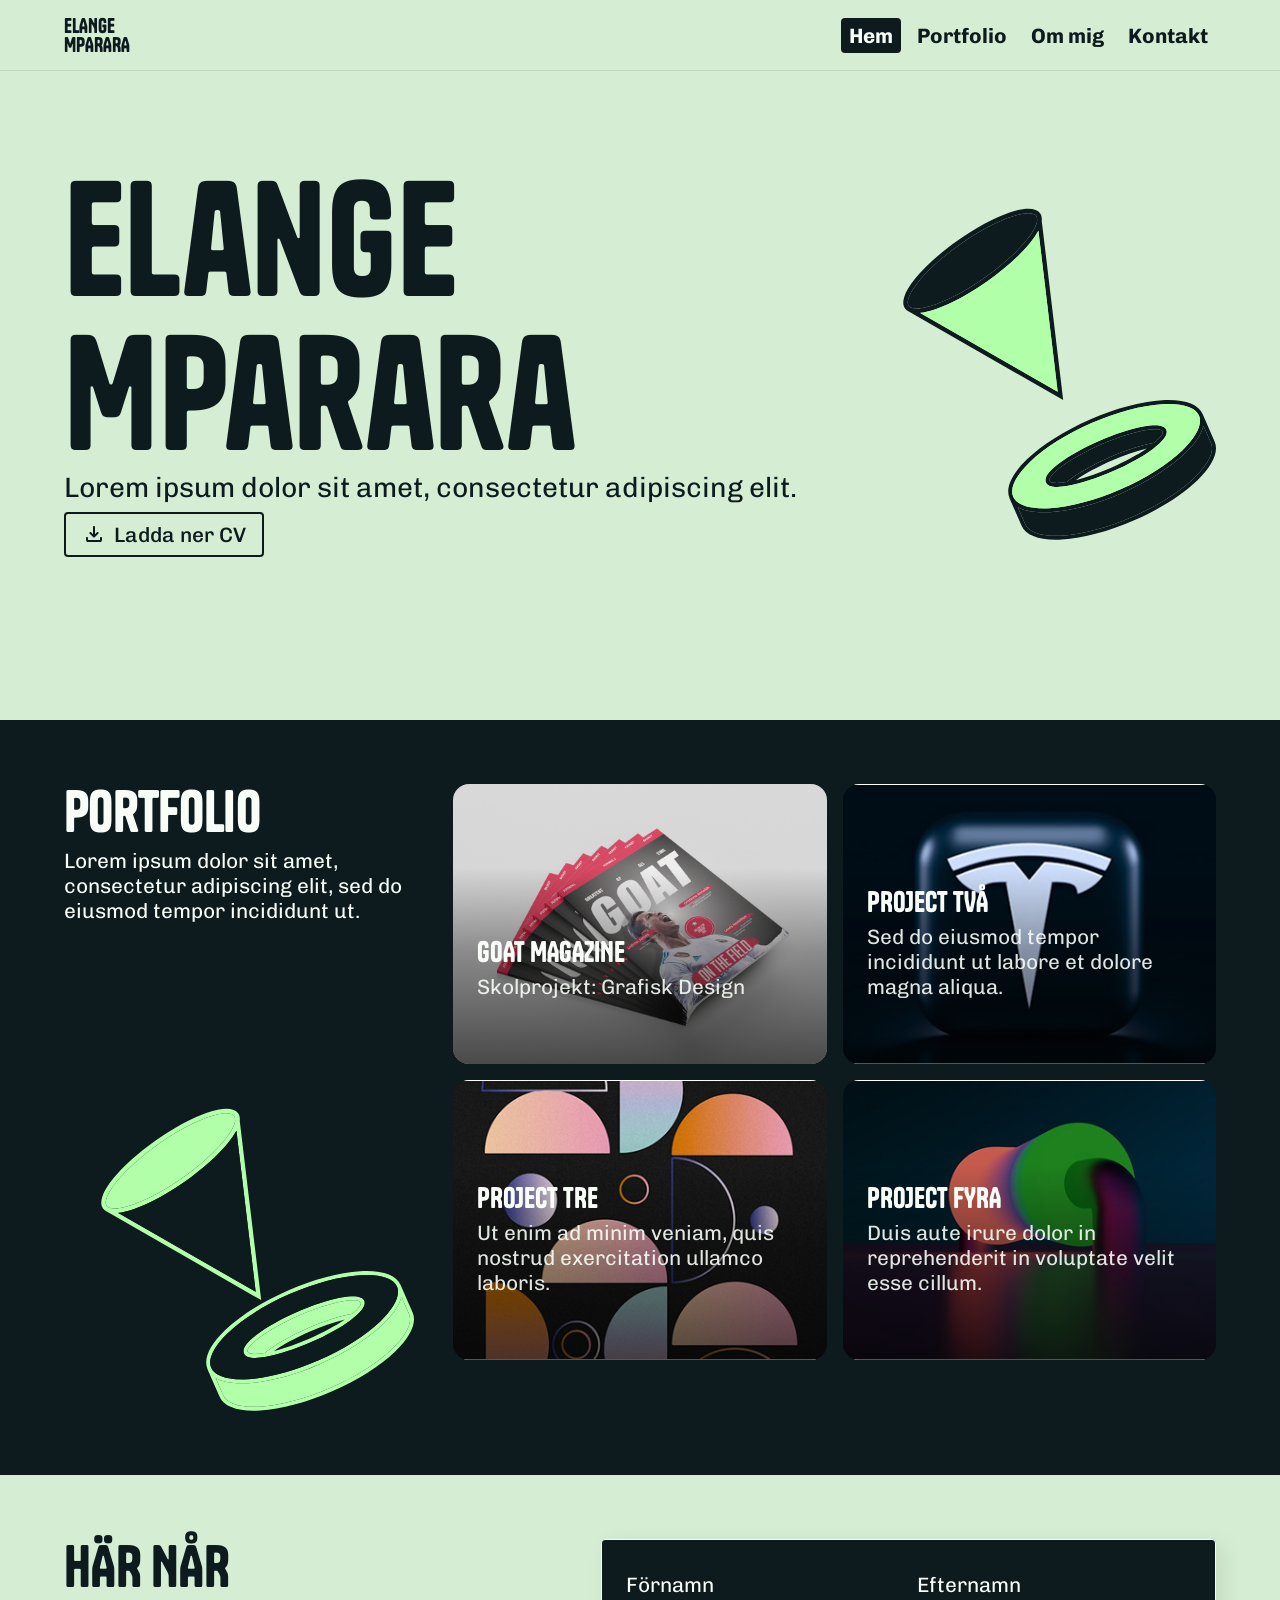
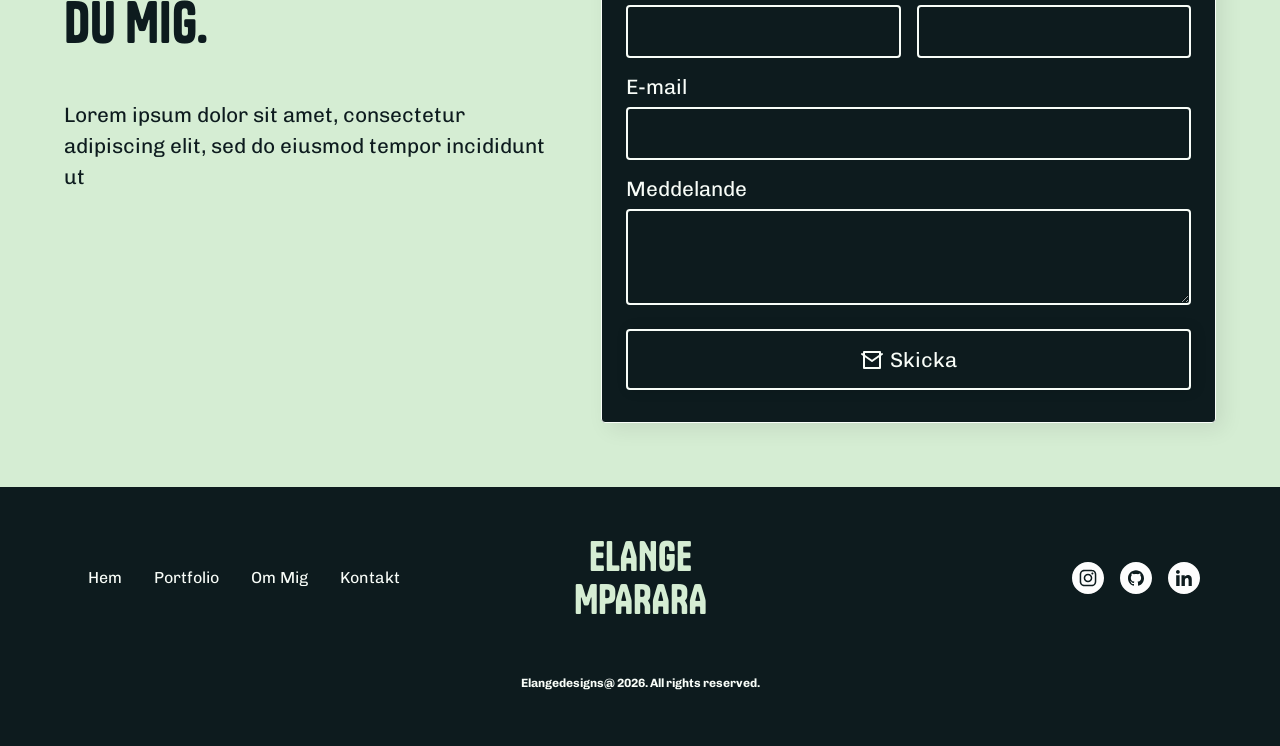
<file: index.html>
<!doctype html>
<html lang="en">
  <head>
    <meta charset="UTF-8" />
    <meta name="viewport" content="width=device-width, initial-scale=1.0" />
    <title>Elange Mparara</title>
    <link rel="preconnect" href="https://fonts.googleapis.com" />
    <link rel="preconnect" href="https://fonts.gstatic.com" crossorigin />
    <link
      href="https://fonts.googleapis.com/css2?family=Chivo:ital,wght@0,100..900;1,100..900&display=swap"
      rel="stylesheet"
    />
    <link rel="stylesheet" href="reset.css" />
    <link rel="stylesheet" href="components/navbar.css" />
    <link rel="stylesheet" href="components/footer.css" />
    <link rel="stylesheet" href="Styles.css" />
    <link rel="stylesheet" href="root.css" />
  </head>
  <body>
    <div id="navbar-placeholder"></div>
    <main>
      <section id="hero" class="hero">
        <div class="hero_container">
          <div class="hero_title_container">
            <div class="hero_title_content">
              <h1 class="hero-title">Elange</h1>
              <h1 class="hero-title">Mparara</h1>
            </div>
            <div class="hero_subtitle_container">
              <p class="hero-subtitle">
                Lorem ipsum dolor sit amet, consectetur adipiscing elit.
              </p>
              <a
                href="filer/mitt-cv.pdf"
                download="Elange_Mparara_CV.pdf"
                class="btn-download"
              >
                <span class="icon"
                  ><svg
                    class="icon"
                    viewBox="0 0 28 28"
                    xmlns="http://www.w3.org/2000/svg"
                    aria-hidden="true"
                  >
                    <path
                      d="M14.0001 18.1708C13.8445 18.1708 13.6987 18.1467 13.5626 18.0985C13.4265 18.0503 13.3001 17.9674 13.1834 17.85L8.98341 13.65C8.75008 13.4167 8.63808 13.1444 8.64742 12.8333C8.65675 12.5222 8.76875 12.25 8.98341 12.0167C9.21675 11.7833 9.49403 11.662 9.81525 11.6527C10.1365 11.6433 10.4134 11.7549 10.6459 11.9875L12.8334 14.175V5.83333C12.8334 5.50277 12.9454 5.22588 13.1694 5.00266C13.3934 4.77944 13.6703 4.66744 14.0001 4.66666C14.3299 4.66588 14.6071 4.77788 14.8319 5.00266C15.0567 5.22744 15.1683 5.50433 15.1667 5.83333V14.175L17.3542 11.9875C17.5876 11.7542 17.8649 11.6422 18.1861 11.6515C18.5073 11.6608 18.7842 11.7825 19.0167 12.0167C19.2306 12.25 19.3426 12.5222 19.3527 12.8333C19.3629 13.1444 19.2509 13.4167 19.0167 13.65L14.8167 17.85C14.7001 17.9667 14.5737 18.0495 14.4376 18.0985C14.3015 18.1475 14.1556 18.1716 14.0001 18.1708ZM7.00008 23.3333C6.35841 23.3333 5.8093 23.105 5.35275 22.6485C4.89619 22.1919 4.66753 21.6424 4.66675 21V18.6667C4.66675 18.3361 4.77875 18.0592 5.00275 17.836C5.22675 17.6128 5.50364 17.5008 5.83341 17.5C6.16319 17.4992 6.44047 17.6112 6.66525 17.836C6.89003 18.0608 7.00164 18.3377 7.00008 18.6667V21H21.0001V18.6667C21.0001 18.3361 21.1121 18.0592 21.3361 17.836C21.5601 17.6128 21.837 17.5008 22.1667 17.5C22.4965 17.4992 22.7738 17.6112 22.9986 17.836C23.2234 18.0608 23.335 18.3377 23.3334 18.6667V21C23.3334 21.6417 23.1051 22.1912 22.6486 22.6485C22.192 23.1058 21.6425 23.3341 21.0001 23.3333H7.00008Z"
                      fill="currentColor"
                    />
                  </svg> </span
                >Ladda ner CV
              </a>
            </div>
          </div>
          <div class="hero_image_container">
            <img
              src="assets/icons/hero_illustration_green.svg"
              alt="cone icon"
            />
          </div>
        </div>
      </section>
      <section id="portfolio" class="portfolio">
        <div class="portfolio_container">
          <div id="portfolio-grid" class="portfolio_grid">
            <div class="portfolio_title_container">
              <h2 class="portfolio-title">Portfolio</h2>
              <p class="portfolio-subtitle">
                Lorem ipsum dolor sit amet, consectetur adipiscing elit, sed do
                eiusmod tempor incididunt ut.
              </p>
            </div>
            <div class="portfolio_img_container">
              <img
                src="assets/icons/Hero_llustration_black.svg"
                alt="cone icon"
              />
            </div>
          </div>
        </div>
      </section>

      <section id="contact" class="contact">
        <div class="contact_container">
          <div class="contact_text_container">
            <h2 class="contact-title">Här når<br />du mig.</h2>
            <p class="contact-description">
              Lorem ipsum dolor sit amet, consectetur adipiscing elit, sed do
              eiusmod tempor incididunt ut
            </p>
          </div>
          <form class="contact_form">
            <div class="form_row">
              <div class="form_group">
                <label for="fname">Förnamn</label>
                <input type="text" id="fname" name="fname" />
              </div>
              <div class="form_group">
                <label for="lname">Efternamn</label>
                <input type="text" id="lname" name="lname" />
              </div>
            </div>
            <div class="form_group">
              <label for="email">E-mail</label>
              <input type="email" id="email" name="email" />
            </div>
            <div class="form_group">
              <label for="message">Meddelande</label>
              <textarea id="message" name="message"></textarea>
            </div>
            <button type="submit" class="btn-submit">
              <span class="icon">
                <svg
                  class="icon"
                  viewBox="0 0 24 24"
                  xmlns="http://www.w3.org/2000/svg"
                  fill="none"
                  stroke="currentColor"
                  stroke-width="2"
                  stroke-linecap="round"
                  stroke-linejoin="round"
                >
                  <path d="M4 4h16v16H4z" />
                  <path d="M22 6l-10 7L2 6" />
                </svg>
              </span>
              Skicka
            </button>
          </form>
        </div>
      </section>
    </main>
    <div id="footer-placeholder"></div>

    <script src="components/projectsData.js" defer></script>
    <script src="components/portfolio_card/portfolio_card.js" defer></script>
    <script src="Script.js" defer></script>
  </body>
</html>
</file>
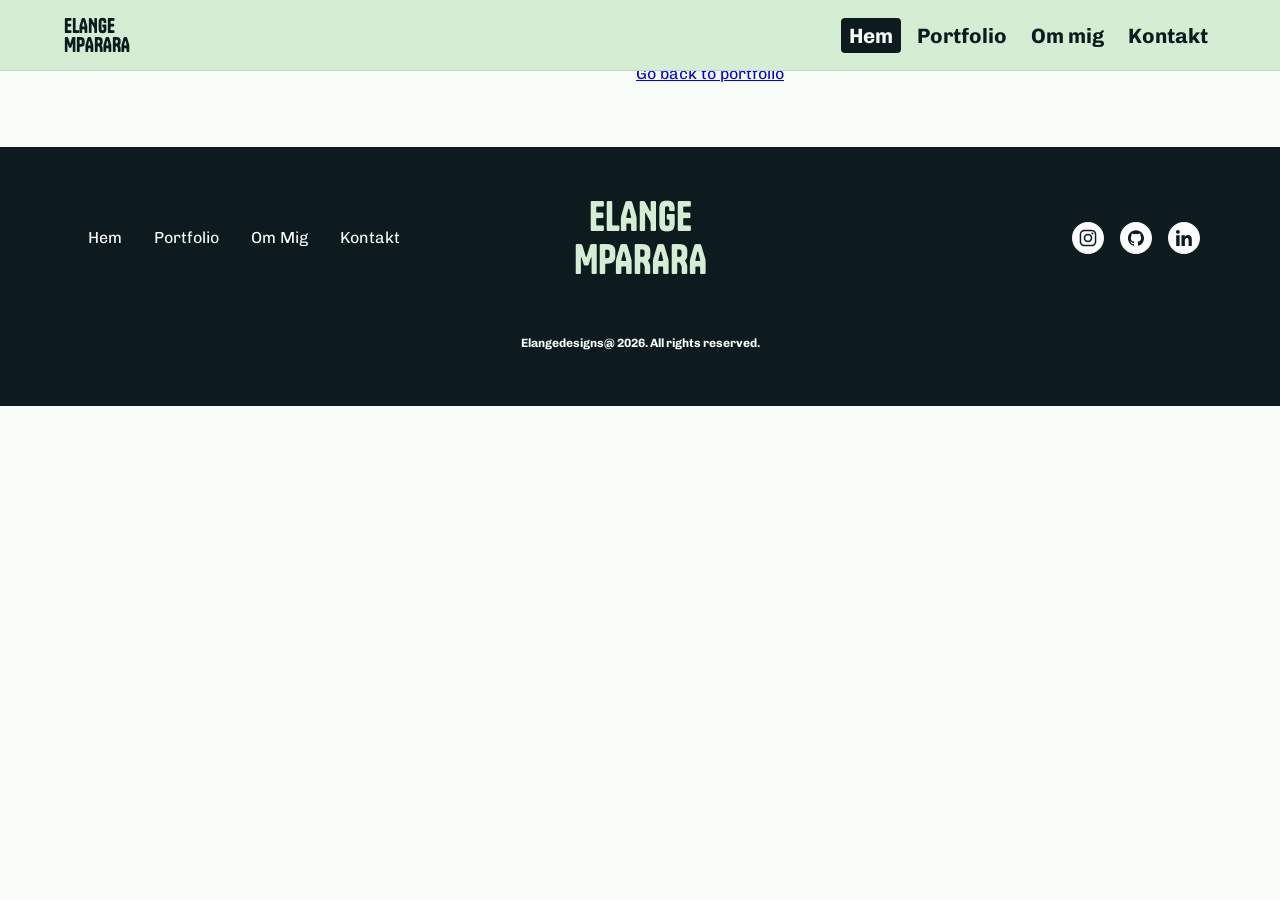
<file: project_detail_page.html>
<!doctype html>
<html lang="en">
  <head>
    <meta charset="UTF-8" />
    <meta name="viewport" content="width=device-width, initial-scale=1.0" />
    <title>Project Detail Page</title>
    <link rel="preconnect" href="https://fonts.googleapis.com" />
    <link rel="preconnect" href="https://fonts.gstatic.com" crossorigin />
    <link
      href="https://fonts.googleapis.com/css2?family=Chivo:ital,wght@0,100..900;1,100..900&display=swap"
      rel="stylesheet"
    />
    <link rel="stylesheet" href="reset.css" />
    <link rel="stylesheet" href="components/navbar.css" />
    <link rel="stylesheet" href="components/footer.css" />
    <link rel="stylesheet" href="Styles.css" />
    <link rel="stylesheet" href="root.css" />
    <link rel="stylesheet" href="proect_detail_page.css" />
  </head>
  <body>
    <div id="navbar-placeholder"></div>
    <main>
      <section class="project_detail_page_intro_section">
        <div class="project_detail_page_bg_container">
          <img
            class="project_detail_page_bg_img"
            id="detail-hero-img"
            src=""
            alt="Project background"
          />
          <div class="project_detail_page_bg_overlay"></div>
        </div>
        <div class="project_detail_page_intro_container">
          <div class="project_detail_page_title_container">
            <h1 class="project_detail_page_title" id="detail-title"></h1>
            <p class="project_detail_page_subtitle" id="detail-subtitle"></p>
          </div>
        </div>
      </section>

      <section class="project_detail_page_info_section">
        <div class="project_detail_page_info_container">
          <div class="project_info_item">
            <span class="project_info_label">År:</span>
            <span class="project_info_value" id="detail-year"></span>
          </div>
          <div class="project_info_item">
            <span class="project_info_label">Arbetstyp:</span>
            <span class="project_info_value" id="detail-workType"></span>
          </div>
          <div class="project_info_item">
            <span class="project_info_label">Verktyg:</span>
            <span class="project_info_value" id="detail-tools"></span>
          </div>
        </div>
      </section>

      <section class="project_background_section">
        <div class="project_background_container">
          <div class="project_background_content">
            <h2 class="project_background_title" id="detail-bg-title"></h2>
            <p class="project_background_text" id="detail-bg-text"></p>
          </div>
          <div class="project_background_media">
            <img
              class="project_background_img"
              id="detail-bg-img"
              src=""
              alt="Project background image representation"
            />
          </div>
        </div>
      </section>

      <section class="project_process_section">
        <div class="project_process_container">
          <div class="project_process_media">
            <img
              class="project_process_img"
              id="detail-process-img"
              src=""
              alt="Project process demonstration"
            />
          </div>
          <div class="project_process_content">
            <h2 class="project_process_title" id="detail-process-title"></h2>
            <p class="project_process_text" id="detail-process-text"></p>
          </div>
        </div>
      </section>

      <section class="project_result_section">
        <div class="project_result_container">
          <div class="project_result_content">
            <h2 class="project_result_title" id="detail-result-title"></h2>
            <p class="project_result_text" id="detail-result-text"></p>
          </div>
          <div id="detail-result-images" style="display: contents"></div>
        </div>
      </section>
    </main>
    <div id="footer-placeholder"></div>

    <script src="components/projectsData.js" defer></script>
    <script src="components/project_detail.js" defer></script>
    <script src="Script.js" defer></script>
  </body>
</html>
</file>
<file: components/navbar.css>
/* --- NAVBAR COMPONENT STYLES --- */

/* Import fonts if not already imported in root/styles */

.header {
  position: fixed;
  top: 0;
  z-index: 100;
  background: var(--color-primary);
  border-bottom: 1px solid rgba(13, 27, 30, 0.1); /* Subtle border using dark color */
  width: 100%;

  line-height: 19px;
}

.header__container {
  display: flex;
  align-items: center;
  justify-content: space-between;
  padding: var(--spacing-sm) var(--spacing-xxl); /* Specific design padding */
  max-width: 1440px;
  margin: 0 auto;
}

/* LOGO */
.header__logo {
  font-family: "Tanker", sans-serif;
  font-size: var(--font-h5);
  line-height: 19px;
  color: var(--color-bg-dark);
  text-decoration: none;
  text-transform: uppercase;
  display: flex;
  flex-direction: column;
}

.header__logo p {
  margin: 0;
}

/* DESKTOP NAV */
.header__nav {
  display: flex;
  align-items: center;
  height: 100%;
  gap: var(--spacing-xs);
}

.header__nav-item {
  display: flex;
  align-items: center;
  justify-content: center;
  padding: var(--spacing-xs) var(--spacing-xs);
  border-radius: 4px;
  transition:
    background-color var(--transition-fast),
    border-color var(--transition-fast);
}

.header__nav-item:hover,
.header__nav-item.active {
  background-color: var(--color-bg-dark);
}

.header__nav-item:hover .header__link,
.header__nav-item.active .header__link {
  color: var(--color-text-light);
}

.header__link {
  font-family: "Chivo", sans-serif;
  font-weight: 700;
  font-size: var(--font-body);
  color: var(--color-text-dark);
  text-decoration: none;
  transition: color var(--transition-fast);
}

/* MOBILE TOGGLE */
.header__toggle {
  display: none;
  background: none;
  border: none;
  padding: 0;
  cursor: pointer;
}

/* MOBILE MENU OVERLAY */
.mobile-menu {
  position: fixed;
  top: 0;
  left: 0;
  width: 100%;
  height: 100vh;
  background-color: var(--color-primary);
  z-index: 200;
  display: flex;
  flex-direction: column;
  padding: 12px 15px;
  box-sizing: border-box;
}

.mobile-menu__header {
  display: flex;
  justify-content: space-between;
  align-items: center;
  width: 100%;
  margin-bottom: 40px;
}

.header__close {
  background: none;
  border: none;
  padding: 0;
  cursor: pointer;
  width: var(--sp-md);
  height: var(--sp-md);
  display: flex;
  justify-content: center;
  align-items: center;
}

.mobile-menu__nav {
  display: flex;
  flex-direction: column;
  align-items: center;
  gap: 10px;
  width: 100%;
}

.mobile-menu__link {
  font-family: "Chivo", sans-serif;
  font-weight: 700;
  font-size: var(--font-h3); /* ~24px */
  line-height: 29px;
  color: var(--color-text-dark);
  text-decoration: none;
  display: flex;
  justify-content: center;
  align-items: center;
  width: 100%;
  padding: var(--sp-sm) 20px;
  border-radius: 20px;
  transition: opacity var(--transition-fast);
}

.mobile-menu__link:hover {
  opacity: 0.8;
}

/* UTILITIES */
.hidden {
  display: none !important;
}

.mb-0 {
  margin-bottom: 0 !important;
}

/* RESPONSIVE */
@media (max-width: 768px) {
  .header__container {
    padding: 12px var(--sp-sm);
    height: auto;
  }

  .header__nav {
    display: none;
  }

  .header__toggle {
    display: block;
  }
}
</file>
<file: components/footer.css>
/* --- FOOTER COMPONENT --- */

.footer-section {
  position: relative;
  background: var(--color-bg-dark); /* #0D1B1E */
  width: 100%;
  padding: var(--spacing-xl) 80px; /* 48px 80px matching Figma */
  display: flex;
  flex-direction: column;
  align-items: center;
  gap: var(--spacing-xl); /* 48px gap to copyright row */
}

/* --- Top Row Container --- */
.footer_top_row {
  display: flex;
  flex-direction: row;
  justify-content: space-between;
  align-items: center;
  width: 100%;
  max-width: 1440px;
}

/* --- Left Group: Navigation --- */
.footer_nav_group {
  display: flex;
  flex-direction: row;
  align-items: center;
  gap: var(--spacing-sm); /* 16px */
  flex: 1; /* Distribute equal space to sides to center the logo */
}

.footer_menu_item {
  display: flex;
  align-items: center;
  padding: 12px var(--spacing-xs); /* 12px 8px */
}

.footer_menu_item a {
  font-family: "Chivo", sans-serif;
  font-size: 16px;
  color: var(--color-text-light); /* #FFFFFF */
  text-decoration: none;
  line-height: 22px;
  text-transform: capitalize;
  transition: color var(--transition-fast);
}

.footer_menu_item a:hover {
  color: var(--color-primary);
}

/* --- Center Group: Logo --- */
.footer_logo_group {
  display: flex;
  justify-content: center;
  align-items: center;
}

.footer_logo {
  font-family: "Tanker", sans-serif;
  font-size: 40px;
  color: var(--color-primary); /* #B2FFA9 */
  line-height: 43px;
  text-transform: uppercase;
  text-align: center;
  white-space: pre-wrap;
}

/* --- Right Group: Socials --- */
.footer_social_group {
  display: flex;
  flex-direction: row;
  justify-content: flex-end;
  align-items: center;
  gap: var(--spacing-sm); /* 16px */
  flex: 1; /* Counter-balances nav side to keep logo perfectly centered */
}

.social_link {
  display: block;
  width: 32px;
  height: 32px;
  transition: transform var(--transition-fast);
}

.social_link:hover {
  transform: translateY(-2px);
}

.social_link img {
  width: 100%;
  height: 100%;
  display: block;
}

/* --- Bottom Row: Copyright --- */
.footer_bottom_row {
  width: 100%;
  display: flex;
  justify-content: center;
}

.footer_copyright {
  font-family: "Chivo", sans-serif; /* Fallback for Chubbo Bold */
  font-weight: 700;
  font-size: 12px;
  color: var(--color-text-light); /* #FFFFFF */
  line-height: 29px;
  text-align: center;
  margin: 0;
}

/* --- Responsive Adjustments --- */
@media (max-width: 768px) {
  .footer-section {
    padding: var(--spacing-xl) var(--spacing-md);
  }

  .footer_top_row {
    flex-direction: column;
    gap: var(--spacing-xl); /* Add generous space between stacked groups */
  }

  /* Reset flex to prevent groups forcing width distribution on mobile */
  .footer_nav_group,
  .footer_social_group {
    flex: auto;
    justify-content: center;
    width: 100%;
  }

  /* Stack nav links */
  .footer_nav_group {
    flex-wrap: wrap; /* Allows links to wrap to second line on tiny screens */
  }
}  .gooey-animations {
    top: 10px;
    width: 100%;
    left: 0;
    height: 1rem;
    background: var(--color-bg-dark);
    transform: translateY(40%);
    z-index: 3000;
    overflow: visible;
    pointer-events: none;
  }
}
</file>
<file: Styles.css>
/* --- FONTS --- */
@font-face {
  font-family: "Tanker";
  src:
    url("assets/fonts/Tanker-Regular.woff2") format("woff2"),
    url("assets/fonts/Tanker-Regular.woff") format("woff");
  font-weight: 400;
  font-style: normal;
  font-display: swap;
}

/* --- BASE --- */
body {
  margin: 0;
  font-family: "Chivo", sans-serif;
  background: var(--color-bg-light);
  color: var(--color-text-light);
}

/* --- UTILITIES --- */
.hidden {
  display: none !important;
}

/* Hero section */

.hero {
  display: flex;
  justify-content: center;
  align-items: center;
  padding: var(--spacing-xxl);
  background-color: var(--color-primary);
  min-height: 80vh;
  margin: 0 auto;
}

.hero_container {
  display: flex;
  flex-direction: row;
  justify-content: space-between;
  align-items: center;
  gap: var(--sp-md);
  width: 100%;
  max-width: 1280px;
}
.hero_title_container {
  display: flex;
  flex-direction: column;
  justify-content: space-between;
  align-items: flex-start;
  gap: 0;
}

.hero-title {
  font-family: "Tanker", sans-serif;
  font-size: var(--font-h1);
  color: var(--color-bg-dark);
  text-decoration: none;
  line-height: 1;
  font-weight: 400;
}

.hero_subtitle_container {
  display: flex;
  flex-direction: column;
  justify-content: space-between;
  align-items: flex-start;
  gap: var(--sp-xs);
  min-width: 100%;
}

.hero-subtitle {
  font-size: var(--font-h4);
  color: var(--color-text-dark);
}

.hero_image_container {
  display: flex;
  flex-direction: column;
  justify-content: space-between;
  align-items: center;
  gap: var(--sp-xs);
}

/* --- COMPONENTS --- */
.btn-download {
  display: inline-flex;
  align-items: center;
  gap: var(--sp-xs); /* 16px */
  padding: var(--sp-xs) var(--sp-sm);
  background-color: var(--color-primary);
  color: var(--color-text-dark);
  border: 2px solid var(--color-text-dark);
  border-radius: var(--border-radius);
  font-family: "Chivo", sans-serif;
  font-weight: 500;
  font-size: var(--font-body);
  text-decoration: none;
  cursor: pointer;
  transition:
    background-color var(--transition-fast),
    transform var(--transition-fast);
}

.btn-download:hover {
  background-color: var(--color-nav-hover);
  transform: translateY(2px);
}

.btn-download:active {
  transform: translateY(0);
}

.btn-download .icon {
  display: flex;
  align-items: center;
  justify-content: center;
  width: 24px;
  height: 24px;
}

/* portfolio section */

.portfolio {
  display: flex;
  justify-content: center;
  align-items: center;
  padding: var(--spacing-xxl);
  background-color: var(--color-bg-dark);

  margin: 0 auto;
}

.portfolio_container {
  display: flex;
  flex-direction: column;
  justify-content: center;
  align-items: center;
  gap: var(--sp-md);
  width: 100%;
  max-width: 1280px;
}

.portfolio_title_container {
  display: flex;
  flex-direction: column;
  justify-content: start;
  align-items: flex-start;
  gap: 0;
}

.portfolio-title {
  font-family: "Tanker", sans-serif;
  font-size: var(--font-h2);
  color: var(--color-text-light);
  text-decoration: none;
  line-height: 1;
  font-weight: 400;
}

.portfolio_grid {
  display: grid;
  grid-template-columns: 1fr;
  gap: var(--spacing-sm);
  width: 100%;
}

/* Make image last on mobile */
.portfolio_img_container {
  order: 10;
  display: flex;
  justify-content: center;
  align-items: center;
}

.portfolio_title_container {
  display: flex;
  flex-direction: column;
  justify-content: flex-start;
  align-items: flex-start;
  gap: var(--sp-xs);
}
.portfolio-subtitle {
  font-size: var(--font-body);
}
/* --- Portfolio Card (Overlay Design) --- */
.card {
  position: relative;
  display: block; /* Ensure the link behaves like a block container */
  text-decoration: none; /* Remove underline from the outer link */
  width: 100%;
  max-width: 420px;
  aspect-ratio: 4 / 3;
  border-radius: var(--border-radius-sm); /* Mapped 10px to sm radius */
  overflow: hidden;
  cursor: pointer;
  /* Use inherited Chivo font primarily, override for headers below */
}

/* Image */
.card-image {
  width: 100%;
  height: 100%;
  object-fit: cover;
  display: block;
  transition: transform 0.4s ease;
}

/* Slight zoom on hover */
.card:hover .card-image {
  transform: scale(1.05);
}

/* Overlay */
.card-overlay {
  position: absolute;
  inset: 0;
  display: flex;
  flex-direction: column;
  justify-content: flex-end;
  padding: var(--spacing-md); /* Mapped 24px */
  color: var(--color-text-light); /* White */

  background: linear-gradient(
    to top,
    rgba(0, 0, 0, 0.65) 0%,
    rgba(0, 0, 0, 0.35) 40%,
    rgba(0, 0, 0, 0) 70%
  );

  transition: background 0.3s ease;
}

/* Title */
.card-overlay h3 {
  font-family: "Tanker", sans-serif;
  font-size: var(--font-h4); /* Replaced 1.3rem */
  font-weight: 400;
  text-transform: uppercase;
  line-height: 1;
  margin: 0;
}

/* Description */
.card-overlay p {
  margin-top: var(--spacing-xs); /* Replaced 6px */
  font-family: "Chivo", sans-serif;
  font-size: var(--font-body); /* Replaced 0.9rem */
  font-weight: 400;
  opacity: 0.9;
  margin-bottom: 0;
}

/* Link */
.card-link {
  display: inline-flex;
  align-items: center;
  margin-top: var(--spacing-sm); /* Replaced 16px */
  font-family: "Chivo", sans-serif;
  font-size: var(--font-body); /* Replaced 0.9rem */
  font-weight: 500;
  text-decoration: none;
  color: var(--color-text-light);

  opacity: 0;
  transform: translateY(10px);
  transition:
    opacity 0.25s ease,
    transform 0.25s ease;
}

/* Arrow */
.card-link span {
  margin-left: var(--spacing-xs); /* Replaced 8px */
  transition: transform 0.25s ease;
}

/* Hover effects */
.card:hover .card-overlay {
  background: linear-gradient(
    to top,
    rgba(0, 0, 0, 0.75) 0%,
    rgba(0, 0, 0, 0.45) 50%,
    rgba(0, 0, 0, 0) 80%
  );
}

.card:hover .card-link {
  opacity: 1;
  transform: translateY(0);
}

.card:hover .card-link span {
  transform: translateX(4px);
}

/* Contact section */

.contact {
  display: flex;
  justify-content: center;
  align-items: center;
  padding: var(--spacing-xxl);
  background-color: var(--color-primary);
  width: 100%;
  margin: 0 auto;
}

.contact_container {
  display: flex;
  flex-direction: row;
  justify-content: space-between;
  align-items: flex-start;
  gap: var(--spacing-xl);
  width: 100%;
  max-width: 1280px;
  margin: 0 auto;
}

.contact_text_container {
  display: flex;
  flex-direction: column;
  gap: var(--spacing-xl);
  width: 100%;
  max-width: 489px;
  flex-shrink: 0;
}

.contact-title {
  font-family: "Tanker", sans-serif;
  font-size: var(--font-h2);
  color: var(--color-text-dark);
  line-height: 1;
  text-transform: uppercase;
  font-weight: 400;
  margin: 0;
}

.contact-description {
  font-family: "Chivo", sans-serif;
  font-size: var(--font-body);
  line-height: 1.5;
  font-weight: 400;
  color: var(--color-text-dark);
  margin: 0;
}

.contact_form {
  background-color: var(--color-bg-dark);
  border: 1px solid var(--color-text-light);
  border-radius: var(--border-radius);
  padding: var(--spacing-lg) var(--spacing-md);
  box-shadow: 7px 6px 21px 0px rgba(0, 0, 0, 0.08);

  display: flex;
  flex-direction: column;
  gap: var(--spacing-sm);
  width: 100%;
  max-width: 40rem;
}

.form_row {
  display: flex;
  flex-direction: row;
  gap: var(--spacing-sm);
  width: 100%;
}

.form_group {
  display: flex;
  flex-direction: column;
  gap: var(--spacing-xs);
  width: 100%;
  flex: 1;
}

.form_group label {
  font-family: "Chivo", sans-serif;
  font-size: var(--font-body);
  color: var(--color-text-light);
  font-weight: 400;
}

.form_group input,
.form_group textarea {
  background-color: var(--color-bg-dark);
  border: 2px solid var(--color-text-light);
  border-radius: var(--border-radius);
  color: var(--color-text-light);
  padding: 12px 16px;
  font-family: inherit;
  font-size: var(--font-body);
  width: 100%;
  box-sizing: border-box;
}

.form_group input:focus,
.form_group textarea:focus {
  outline: none;
  border-color: var(--color-primary);
}

.form_group textarea {
  height: 96px;
  resize: vertical;
}

.btn-submit {
  display: flex;
  align-items: center;
  justify-content: center;
  gap: 6px;
  padding: 16px 24px;
  background-color: transparent;
  border: 2px solid var(--color-text-light);
  border-radius: var(--border-radius);
  color: var(--color-text-light);
  font-family: "Chivo", sans-serif;
  font-size: var(--font-body);
  font-weight: 400;
  cursor: pointer;
  box-shadow: 3px 0 13.2px 0 rgba(0, 0, 0, 0.13);
  transition:
    background-color var(--transition-fast),
    color var(--transition-fast);
  width: 100%;
  margin-top: var(--spacing-xs);
}

.btn-submit:hover {
  background-color: var(--color-text-light);
  color: var(--color-bg-dark);
}

.btn-submit .icon {
  display: flex;
  align-items: center;
  justify-content: center;
  width: 24px;
  height: 24px;
}

/* lock to 3 columns on desktop */
@media (min-width: 1024px) {
  .portfolio_grid {
    grid-template-columns: repeat(3, 1fr);
    grid-auto-flow: dense;
    align-items: start;
  }

  /* Reset order for desktop so they follow DOM or grid placement */
  .portfolio_img_container {
    order: 0;
    grid-column: 1;
    grid-row: 2;
  }

  .portfolio_title_container {
    grid-column: 1;
    grid-row: 1;
    position: sticky;
    top: 100px;
    height: fit-content;
  }
}

/* Mobile: stack nav under logo on small screens */
/* Mobile: stack nav under logo on small screens */
@media (max-width: 768px) {
  .hero,
  .portfolio,
  .contact {
    padding: var(--spacing-md);
  }

  .contact_container {
    flex-direction: column;
  }

  .form_row {
    flex-direction: column;
  }

  .hero_container {
    flex-direction: column;
    align-items: center;
  }
  .card {
    max-width: 100%; /* Allow full width on mobile grid */
  }
  .card-overlay {
    padding: var(--spacing-sm); /* Mapped 20px */
  }
}
</file>
<file: root.css>
:root {
  /* --- FÄRGER --- */
  /* Baserat på din design (neongrön, svart och accenter) */
  --color-primary: #d5edd3;
  --color-bg-dark: #0d1b1e;
  --color-bg-light: #f8fdf8;
  --color-text-dark: #0d1b1e;
  --color-text-light: #f8fdf8;

  /* Accentfärger (från dina geometriska former och Tesla-logon) */
  --color-accent-green: #f8fdf8;
  --color-nav-hover: #dcffd8;

  /* --- SPACING (8-point grid) --- */
  /* Långa namn */
  --spacing-xs: 0.5rem; /* 8px  */
  --spacing-sm: 1rem; /* 16px */
  --spacing-md: 1.5rem; /* 24px */
  --spacing-lg: 2rem; /* 32px */
  --spacing-xl: 3rem; /* 48px */
  --spacing-xxl: 4rem; /* 64px */

  /* Korta alias (för snabbare kodning) */
  --sp-xs: var(--spacing-xs);
  --sp-sm: var(--spacing-sm);
  --sp-md: var(--spacing-md);
  --sp-lg: var(--spacing-lg);
  --sp-xl: var(--spacing-xl);

  /* --- TYPOGRAFI (Fluid Responsive med clamp) --- */
  /* Clamp(min-storlek, skalnings-värde, max-storlek) */
  --font-h1: clamp(3.5rem, 12vw, 10rem);
  --font-h2: clamp(2rem, 6vw, 3.5rem);
  --font-h3: clamp(1.5rem, 4vw, 2.5rem);
  --font-h4: clamp(1.25rem, 3vw, 1.75rem);
  --font-h5: clamp(1.1rem, 2vw, 1.25rem);
  --font-h6: clamp(1rem, 1.5vw, 1.1rem);

  --font-body: 1.3rem;
  --font-nav: 1.1rem;

  /* --- ÖVRIGT --- */
  --border-radius: 4px;
  --border-radius-sm: 1rem;
  --border-radius-md: 2rem;
  --border-radius-lg: 3rem;
  /* För knappar som "Ladda ner CV" [cite: 10, 20] */
  --transition-fast: 0.2s ease;
}
</file>
<file: proect_detail_page.css>
.project_detail_page_intro_section {
  position: relative;
  width: 100%;
  height: 70vh;
  min-height: 50dvh;
  display: flex;
  justify-content: center;
  align-items: flex-end;
  padding: var(--spacing-xxl) 0;
  overflow: hidden;
}

.project_detail_page_bg_container {
  position: absolute;
  top: 0;
  left: 0;
  width: 100%;
  height: 100%;
  z-index: 0;
}

.project_detail_page_bg_img {
  width: 100%;
  height: 100%;
  object-fit: cover;
  display: block;
}

.project_detail_page_bg_overlay {
  position: absolute;
  top: 0;
  left: 0;
  width: 100%;
  height: 100%;
  background: linear-gradient(
    180deg,
    rgba(0, 0, 0, 0) 68.103%,
    rgba(0, 0, 0, 0.33) 100%
  );
}

.project_detail_page_intro_container {
  position: relative;
  z-index: 1;
  width: 100%;
  max-width: 1280px;
  padding: 0 var(--spacing-xxl);
}

.project_detail_page_title_container {
  display: flex;
  flex-direction: column;
  gap: var(--spacing-sm);
  max-width: 667px;
}

.project_detail_page_title {
  font-family: "Tanker", sans-serif;
  font-size: var(--font-h2);
  color: var(--color-text-light);
  line-height: 1;
  text-transform: uppercase;
  font-weight: 400;
  margin: 0;
}

.project_detail_page_subtitle {
  font-family: "Chivo", sans-serif;
  font-size: var(--font-h4);
  color: var(--color-text-light);
  line-height: 1.2;
  font-weight: 400;
  margin: 0;
}

/* --- Project Info Bar --- */
.project_detail_page_info_section {
  width: 100%;
  background-color: var(--color-nav-hover); /* #dcffd8 */
  padding: var(--spacing-md) 0;
}

.project_detail_page_info_container {
  width: 100%;
  max-width: 1280px;
  margin: 0 auto;
  padding: 0 var(--spacing-xxl);
  display: flex;
  justify-content: space-between;
  align-items: center;
  gap: var(--spacing-md);
}

.project_info_item {
  display: flex;
  flex-direction: column;
  align-items: center;
  gap: var(--spacing-xs);
  text-align: center;
}

.project_info_label {
  font-family: "Chivo", sans-serif;
  font-weight: 700;
  font-size: var (--font-body);
  color: var(--color-text-dark);
  text-transform: uppercase;
}

.project_info_value {
  font-family: "Chivo", sans-serif;
  font-weight: 400;
  font-size: var(--font-h5);
  color: var(--color-text-dark);
}

/* --- Project Background Section --- */
.project_background_section {
  width: 100%;
  background-color: var(--color-bg-light); /* Off-white #f8fdf8 */
  padding: var(--spacing-xxl) 0;
}

.project_background_container {
  width: 100%;
  max-width: 1280px;
  margin: 0 auto;
  padding: 0 var(--spacing-xxl);
  display: flex;
  align-items: center;
  gap: var(--spacing-xl);
}

.project_background_content {
  flex: 1;
  display: flex;
  flex-direction: column;
  gap: var(--spacing-xl);
}

.project_background_title {
  font-family: "Tanker", sans-serif;
  font-size: var(--font-h3);
  color: var(--color-text-dark);
  line-height: 1;
  text-transform: uppercase;
  margin: 0;
  font-weight: 400;
}

.project_background_text {
  font-family: "Chivo", sans-serif;
  font-weight: 400;
  font-size: var(--font-body);
  color: var(--color-text-dark);
  line-height: 1.2;
  margin: 0;
}

.project_background_media {
  flex: 1;
  width: 100%;
  border-radius: var(--border-radius-sm);
  overflow: hidden;
}

.project_background_img {
  width: 100%;
  height: auto; /* Allow image to preserve its aspect ratio naturally */
  max-height: 600px;
  object-fit: cover;
  display: block;
}

/* --- Project Process Section --- */
.project_process_section {
  width: 100%;
  background-color: var(--color-bg-dark); /* Black */
  padding: var(--spacing-xxl) 0;
}

.project_process_container {
  width: 100%;
  max-width: 1280px;
  margin: 0 auto;
  padding: 0 var(--spacing-xxl);
  display: flex;
  align-items: center; /* Vertically center image and text block */
  gap: var(--spacing-xl);
}

.project_process_media {
  flex: 1;
  width: 100%;
  border-radius: var(--border-radius-sm);
  overflow: hidden;
}

.project_process_img {
  width: 100%;
  height: auto;
  max-height: 600px;
  object-fit: cover;
  display: block;
}

.project_process_content {
  flex: 1;
  display: flex;
  flex-direction: column;
  gap: var(--spacing-xl);
}

.project_process_title {
  font-family: "Tanker", sans-serif;
  font-size: var(--font-h3);
  color: var(--color-text-light);
  line-height: 1;
  text-transform: uppercase;
  margin: 0;
  font-weight: 400;
}

.project_process_text {
  font-family: "Chivo", sans-serif;
  font-weight: 400;
  font-size: var(--font-body);
  color: var(--color-text-light);
  line-height: 1.2;
  margin: 0;
}

/* --- Project Result Section --- */
.project_result_section {
  width: 100%;
  background-color: var(--color-bg-light); /* Off-white #f8fdf8 */
  padding: var(--spacing-xxl) 0;
}

.project_result_container {
  width: 100%;
  max-width: 1280px;
  margin: 0 auto;
  padding: 0 var(--spacing-xxl);
  display: grid;
  grid-template-columns: 1fr 1fr;
  gap: var(--spacing-xl);
  align-items: center; /* Center text adjacent to image */
}

.project_result_content {
  display: flex;
  flex-direction: column;
  gap: var(--spacing-xl);
}

.project_result_title {
  font-family: "Tanker", sans-serif;
  font-size: var(--font-h3);
  color: var(--color-text-dark);
  line-height: 1;
  text-transform: uppercase;
  margin: 0;
  font-weight: 400;
}

.project_result_text {
  font-family: "Chivo", sans-serif;
  font-weight: 400;
  font-size: var(--font-body);
  color: var(--color-text-dark);
  line-height: 1.2;
  margin: 0;
}

.project_result_media {
  width: 100%;
  border-radius: var(--border-radius-sm);
  overflow: hidden;
  display: flex; /* Prevent inline image extra space */
}

/* Specific styling for the top right border defined in Figma (#3E474E) */
.project_result_media.border_outline {
  border: 1px solid #3e474e;
}

.project_result_img {
  width: 100%;
  height: 100%;
  min-height: 400px;
  max-height: 600px;
  object-fit: cover;
  display: block;
}

/* Responsive adjustments */
@media (max-width: 768px) {
  .project_detail_page_intro_section {
    height: 50vh;
    padding: var(--spacing-xl) 0;
  }

  .project_detail_page_intro_container {
    padding: 0 var(--spacing-md);
  }

  .project_detail_page_info_container {
    flex-direction: column;
    padding: var(--spacing-md);
  }

  .project_info_item {
    gap: var(--spacing-xs);
    padding: var(--spacing-sm) 0;
    width: 100%;
    border-bottom: 1px solid rgba(13, 27, 30, 0.1); /* Subtle separator */
  }

  .project_info_item:last-child {
    border-bottom: none;
    padding-bottom: 0;
  }

  .project_background_section,
  .project_process_section,
  .project_result_section {
    padding: var(--spacing-xl) 0;
  }

  .project_background_container,
  .project_process_container {
    flex-direction: column;
    padding: 0 var(--spacing-md);
    gap: var(--spacing-lg);
  }

  .project_result_container {
    grid-template-columns: 1fr; /* Switch to single column for mobile */
    padding: 0 var(--spacing-md);
    gap: var(--spacing-lg);
  }

  .project_background_title,
  .project_process_title,
  .project_result_title {
    font-size: var(
      --font-h2
    ); /* Slightly larger fallback on mobile if desired, standard var flow */
  }
}
</file>
